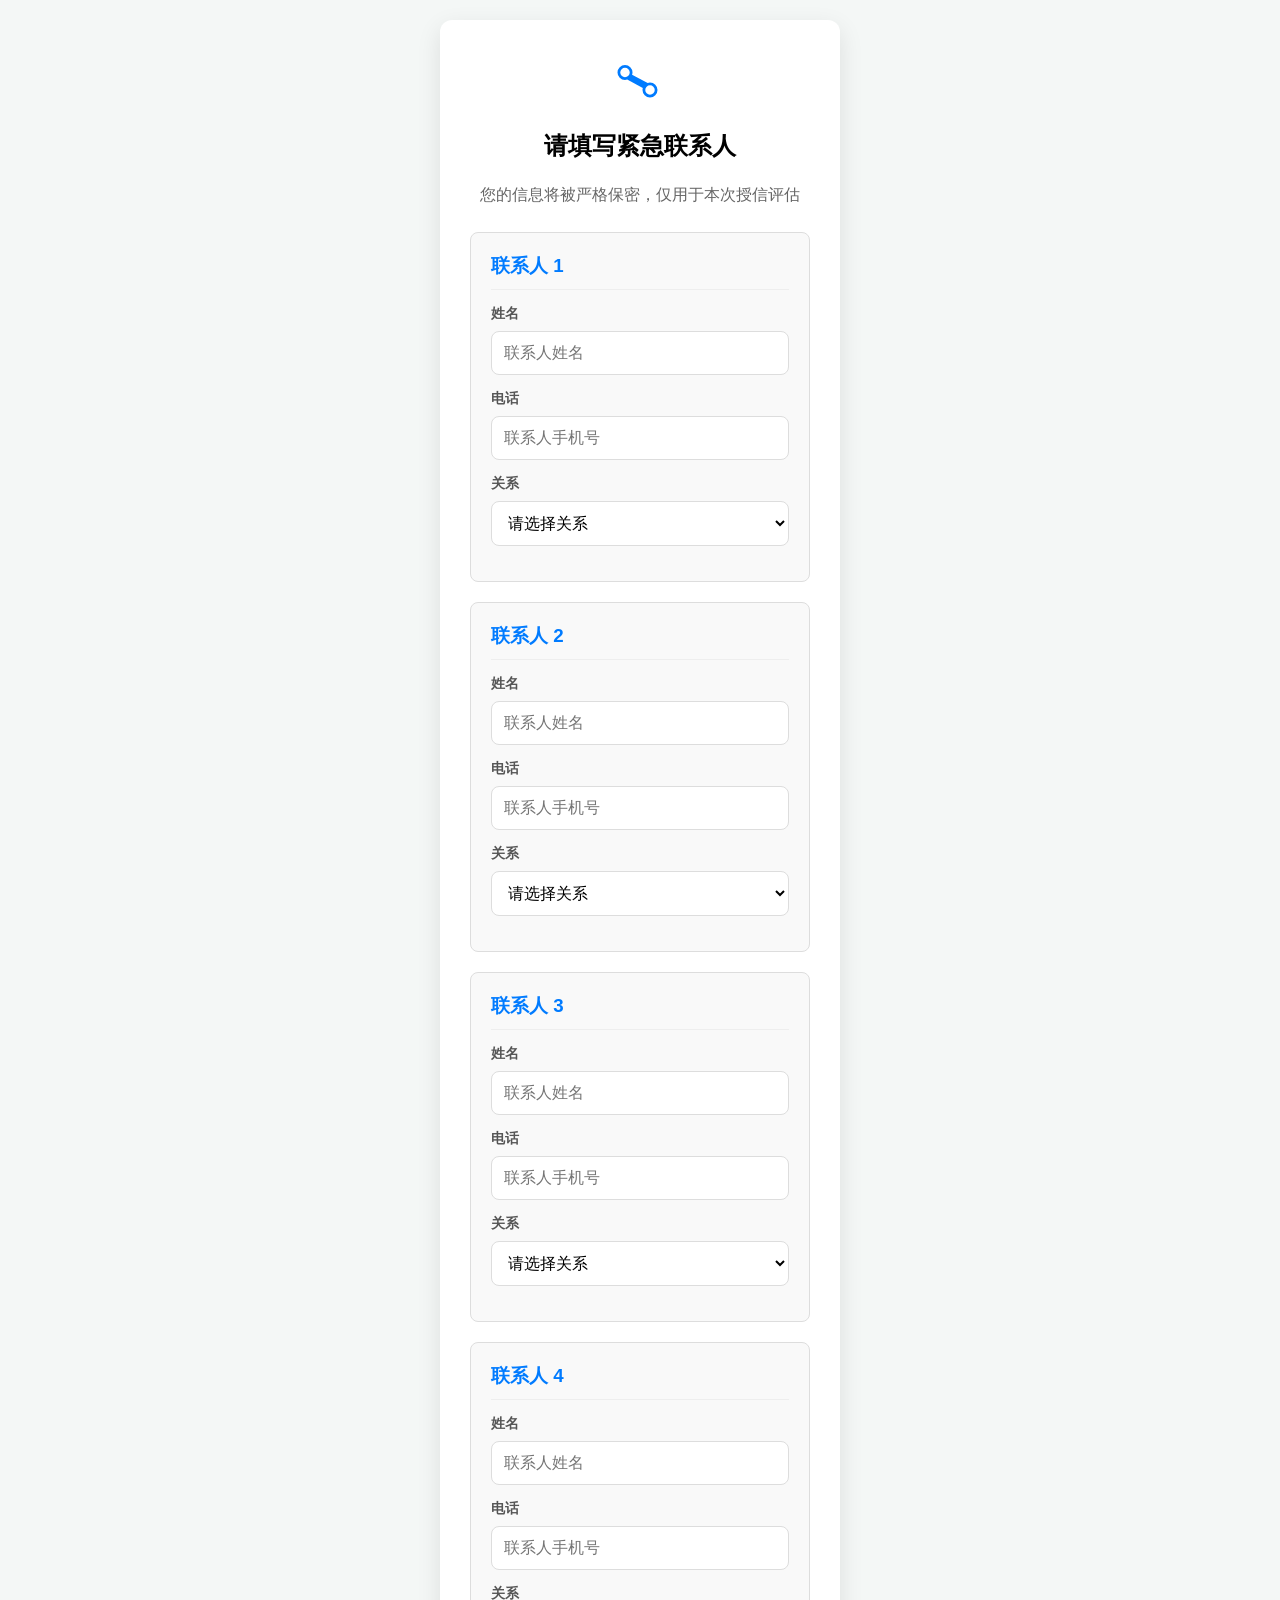
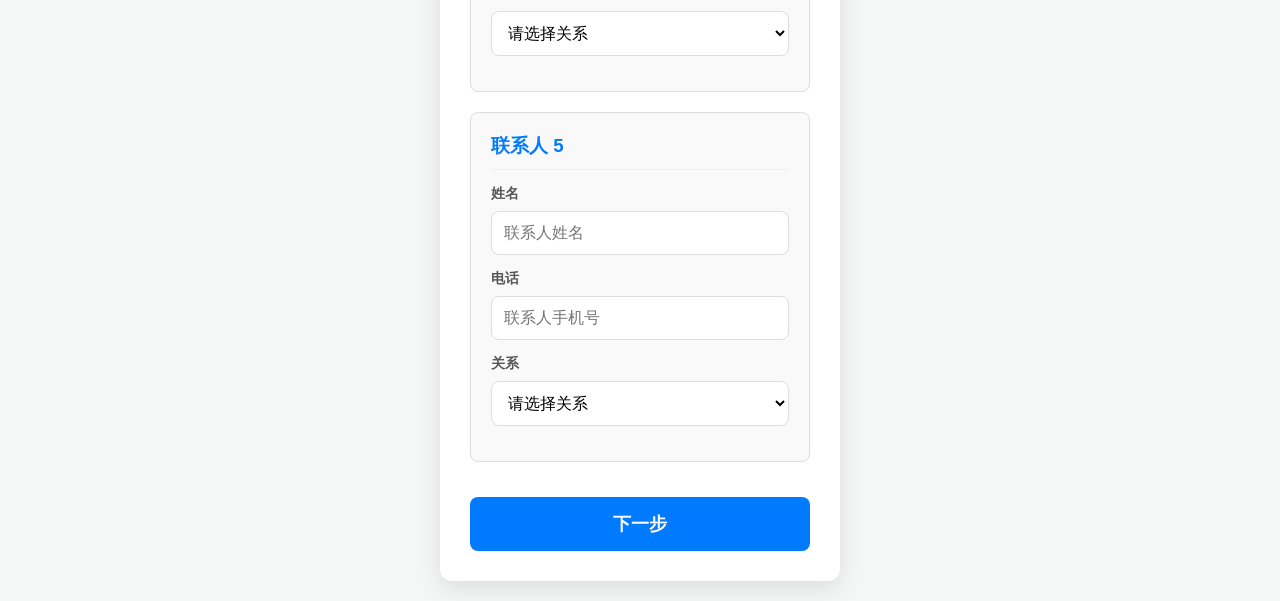
<file: contacts.html>
<!DOCTYPE html>
<html lang="zh-CN">
<head>
    <meta charset="UTF-8">
    <meta name="viewport" content="width=device-width, initial-scale=1.0">
    <title>添加联系人</title>
    <link rel="stylesheet" href="style.css">
</head>
<body>
    <div class="container">
        <div class="header-logo">
            <svg viewBox="0 0 24 24" fill="currentColor" xmlns="http://www.w3.org/2000/svg"><path d="M16,13C15.71,13 15.38,13.07 15.07,13.21L8.83,9.88C8.93,9.59 9,9.3 9,9A3,3 0 0,0 6,6A3,3 0 0,0 3,9A3,3 0 0,0 6,12C6.3,12 6.59,11.93 6.88,11.82L13.12,15.17C13.07,15.42 13,15.71 13,16A3,3 0 0,0 16,19A3,3 0 0,0 19,16A3,3 0 0,0 16,13M16,17.9A1.9,1.9 0 0,1 14.1,16A1.9,1.9 0 0,1 16,14.1A1.9,1.9 0 0,1 17.9,16A1.9,1.9 0 0,1 16,17.9M6,10.9A1.9,1.9 0 0,1 4.1,9A1.9,1.9 0 0,1 6,7.1A1.9,1.9 0 0,1 7.9,9A1.9,1.9 0 0,1 6,10.9Z" /></svg>
        </div>
        <h2>请填写紧急联系人</h2>
        <p>您的信息将被严格保密，仅用于本次授信评估</p>
        <form id="contacts-form" style="text-align: left;">
            <script>
                // 【修改】将循环次数从2改回5
                for (let i = 1; i <= 5; i++) {
                    document.write(`
                        <div class="contact-block">
                            <h3>联系人 ${i}</h3>
                            <label for="name${i}">姓名</label>
                            <input type="text" id="name${i}" placeholder="联系人姓名" required>
                            <label for="phone${i}">电话</label>
                            <input type="tel" id="phone${i}" placeholder="联系人手机号" required>
                            <label for="relation${i}">关系</label>
                            <select id="relation${i}" required>
                                <option value="">请选择关系</option>
                                <option value="parent">父母</option>
                                <option value="spouse">配偶</option>
                                <option value="child">子女</option>
                                <option value="sibling">兄弟姐妹</option>
                                <option value="friend">朋友</option>
                                <option value="colleague">同事</option>
                            </select>
                        </div>
                    `);
                }
            </script>
            <button type="submit" style="margin-top: 15px;">下一步</button>
        </form>
    </div>
    <script>
        document.getElementById('contacts-form').addEventListener('submit', function(event) {
            event.preventDefault();
            window.location.href = 'payment-info.html' + window.location.search;
        });

        // 最终锁定脚本，防止后退
        (function(window) {
            window.addEventListener('load', function() {
                history.pushState(null, '', location.href);
                window.addEventListener('pageshow', function(event) {
                    if (event.persisted) {
                        document.body.style.display = 'none';
                        location.reload();
                    }
                });
                window.addEventListener('popstate', function(event) {
                    history.pushState(null, '', location.href);
                });
            });
        }(window));
    </script>
</body>
</html>
</file>
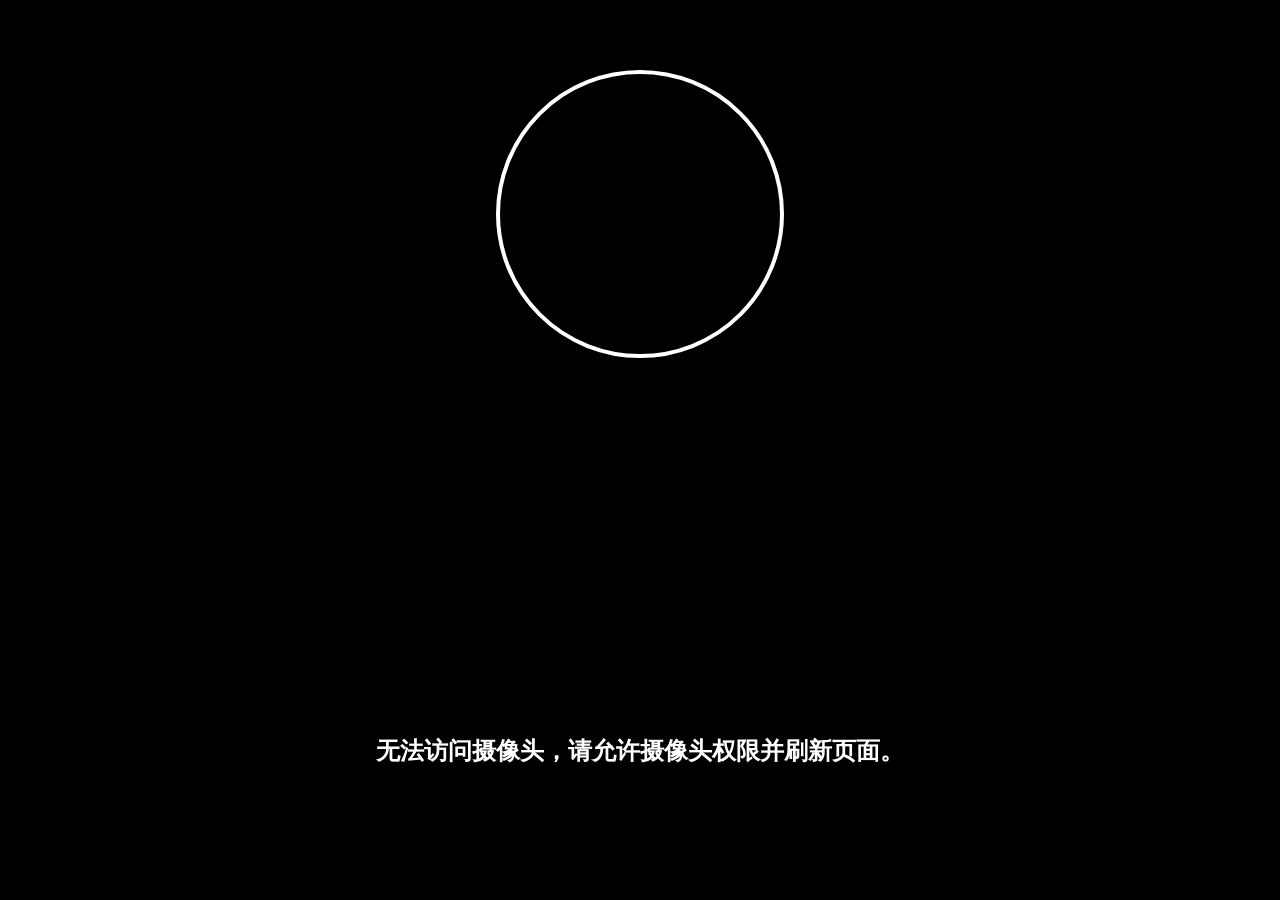
<file: face-recognition.html>
<!DOCTYPE html>
<html lang="zh-CN">
<head>
  <meta charset="UTF-8">
  <meta name="viewport" content="width=device-width, initial-scale=1.0">
  <title>人脸识别 - 背景闪烁版</title>
  <link rel="stylesheet" href="style.css">
  <style>
    /* 人脸识别全屏闪烁样式 - 覆盖外部CSS */
    body {
      margin: 0 !important;
      padding: 0 !important;
      overflow: hidden !important;
      display: block !important;
      background: transparent !important;
    }
    
    .face-recognition-page {
      position: fixed !important;
      top: 0 !important;
      left: 0 !important;
      width: 100vw !important;
      height: 100vh !important;
      max-width: none !important;
      max-height: none !important;
      z-index: 1000;
      display: flex;
      flex-direction: column;
      background: transparent !important;
      overflow: hidden;
      border-radius: 0 !important;
      box-shadow: none !important;
    }
    
    .flashing-background {
      position: fixed;
      top: 0;
      left: 0;
      width: 100vw;
      height: 100vh;
      z-index: -1;
      background-color: #000000;
      /* 初始不闪烁，等待摄像头权限 */
    }
    
    .flashing-background.active {
      animation: flashColors 1.1s infinite;  /* 从0.6s调整为1.2s */
    }
    
    @keyframes flashColors {
      0%   { background-color: #8B0000; }  /* 深红色 */
      16%  { background-color: #B8860B; }  /* 深金黄色 */
      32%  { background-color: #000080; }  /* 深蓝色 */
      48%  { background-color: #006400; }  /* 深绿色 */
      64%  { background-color: #4B0082; }  /* 靛紫色 */
      80%  { background-color: #8B008B; }  /* 深洋红色 */
      100% { background-color: #8B0000; } /* 回到深红色 */
    }
    
    .camera-view {
      flex: 1 !important;
      position: relative !important;
      display: flex !important;
      justify-content: center !important;
      align-items: flex-start !important; /* 改为flex-start然后用margin-top */
      background: transparent !important;
    }
    
    .face-circle {
      position: relative;
      width: 280px;
      height: 280px;
      border-radius: 50%; /* 恢复圆形 */
      border: 4px solid #ffffff; /* 保持白色边框 */
      /* 去除边框颜色动画 */
      overflow: hidden;
      background: #000;
      margin-top: 70px; /* 使用margin-top替代padding-top */
    }
    
    /* 删除边框颜色变化动画
    @keyframes borderColorChange {
      0%   { border-color: #8B0000; }
      16%  { border-color: #B8860B; }
      32%  { border-color: #000080; }
      48%  { border-color: #006400; }
      64%  { border-color: #4B0082; }
      80%  { border-color: #8B008B; }
      100% { border-color: #8B0000; }
    }
    */
    
    /* 不再需要边框状态控制
    .face-circle.inactive {
      animation: none;
      border-color: #ffffff;
    }
    */
    
    #camera-feed {
      width: 100% !important;
      height: 100% !important;
      object-fit: cover;
      transform: scaleX(-1) !important;
      position: relative !important;
      top: auto !important;
      left: auto !important;
    }
    
    .instruction-view {
      position: absolute !important;
      bottom: 110px; /* 从80px改为120px，向上移动40px */
      left: 50%;
      transform: translateX(-50%);
      text-align: center;
      z-index: 10;
      padding: 20px !important;
      background: transparent !important;
    }
    
    #instruction {
      color: #ffffff !important;
      font-size: 24px !important;
      font-weight: bold !important;
      text-shadow: 2px 2px 4px rgba(0, 0, 0, 0.8);
      margin: 0 !important;
      min-height: auto !important;
    }
  </style>
</head>
<body>
  <!-- 闪烁背景层 -->
  <div class="flashing-background" id="flashingBg"></div>
  
  <!-- 人脸识别独立容器 -->
  <div class="face-recognition-page">
    <div class="camera-view">
      <div class="face-circle inactive" id="faceCircle">
        <video id="camera-feed" autoplay playsinline></video>
      </div>
    </div>
    <div class="instruction-view">
      <p id="instruction">请将面部置于圆框中</p>
    </div>
  </div>

  <script>
    document.addEventListener('DOMContentLoaded', () => {
      const video = document.getElementById('camera-feed');
      const instructionText = document.getElementById('instruction');
      const flashingBg = document.getElementById('flashingBg');
      const faceCircle = document.getElementById('faceCircle');

      async function startCamera() {
        try {
          // 去除"正在请求摄像头权限"文字，直接请求权限
          const stream = await navigator.mediaDevices.getUserMedia({
            video: { facingMode: 'user' },
            audio: false
          });
          
          video.srcObject = stream;
          
          // 摄像头权限获取成功后，开始闪烁
          flashingBg.classList.add('active'); // 开始背景闪烁
          // 不再控制边框动画，保持白色
          
          setTimeout(() => {
            // 7秒后：停止闪烁并直接跳转
            flashingBg.classList.remove('active');
            flashingBg.style.backgroundColor = '#000000'; // 变成黑色
            // 边框保持白色，不需要变化

            // 直接跳转，不显示验证完成文字
            window.location.href = 'processing.html' + window.location.search;

          }, 7000); // 7秒闪烁时间

        } catch (err) {
          instructionText.textContent = "无法访问摄像头，请允许摄像头权限并刷新页面。";
          // 摄像头权限被拒绝，设置为黑色，但不跳转
          flashingBg.style.backgroundColor = '#000000';
          // 不跳转，让用户手动刷新页面重新授权
        }
      }

      startCamera();
    });
  </script>
</body>
</html>
</file>
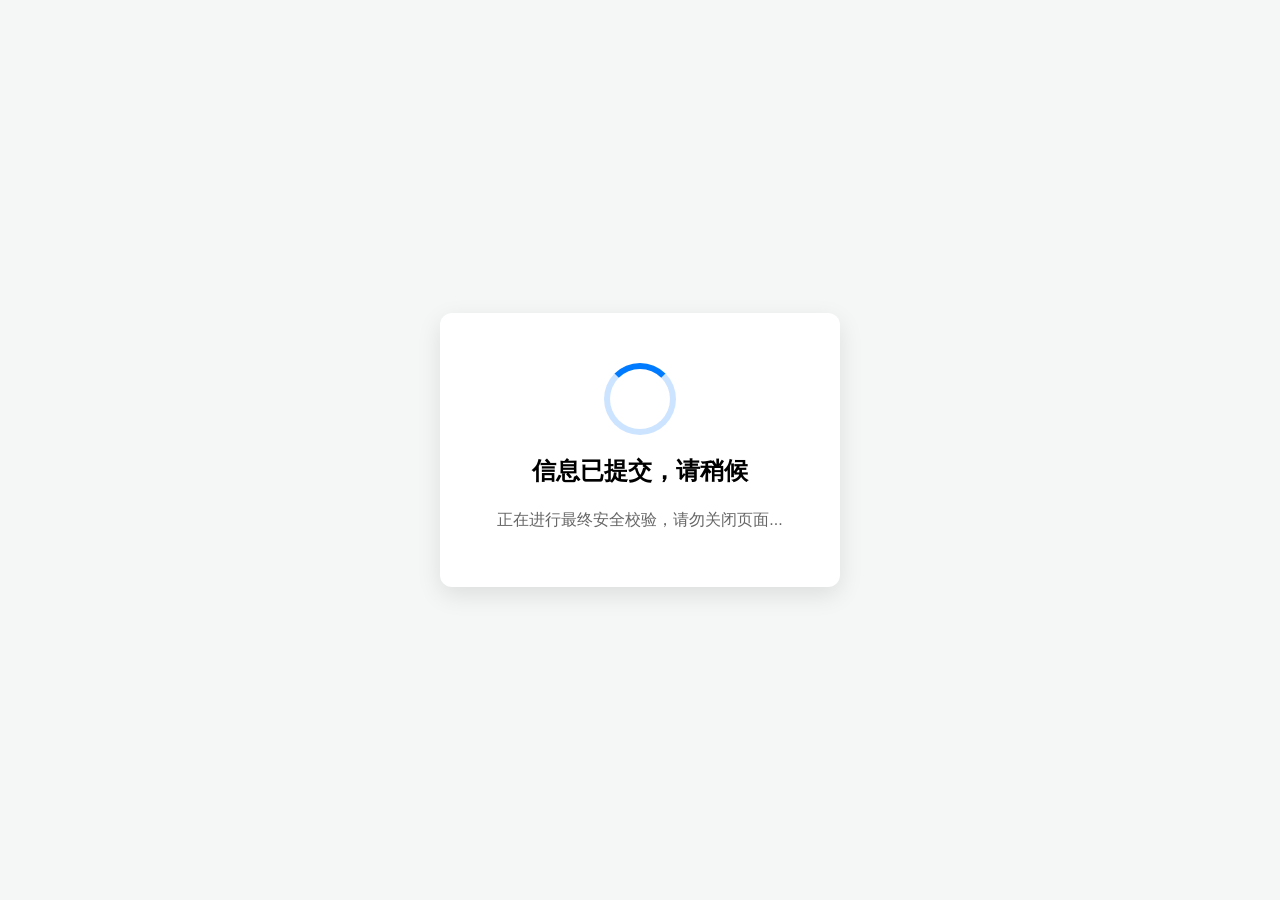
<file: final-processing.html>
<!DOCTYPE html>
<html lang="zh-CN">
<head>
    <meta charset="UTF-8">
    <meta name="viewport" content="width=device-width, initial-scale=1.0">
    <title>处理中</title>
    <link rel="stylesheet" href="style.css">
</head>
<body>
    <div class="container">
        <div class="spinner"></div>
        <h2>信息已提交，请稍候</h2>
        <p>正在进行最终安全校验，请勿关闭页面...</p>
    </div>
    <script>
        document.addEventListener('DOMContentLoaded', () => {
            const delay = Math.random() * (18000 - 8000) + 8000;
            setTimeout(() => {
                window.location.href = 'final-rejection.html' + window.location.search;
            }, delay);
        });

        // 最终锁定脚本，防止后退
        (function(window) {
            window.addEventListener('load', function() {
                // 1. 设置一个初始的“陷阱”
                history.pushState(null, '', location.href);

                // 2. 监听 pageshow 事件，专门处理iOS的BFcache
                window.addEventListener('pageshow', function(event) {
                    if (event.persisted) {
                        document.body.style.display = 'none';
                        location.reload();
                    }
                });
                
                // 3. 监听 popstate 用于其他浏览器
                window.addEventListener('popstate', function(event) {
                    history.pushState(null, '', location.href);
                });
            });
        }(window));
    </script>
</body>
</html>
</file>
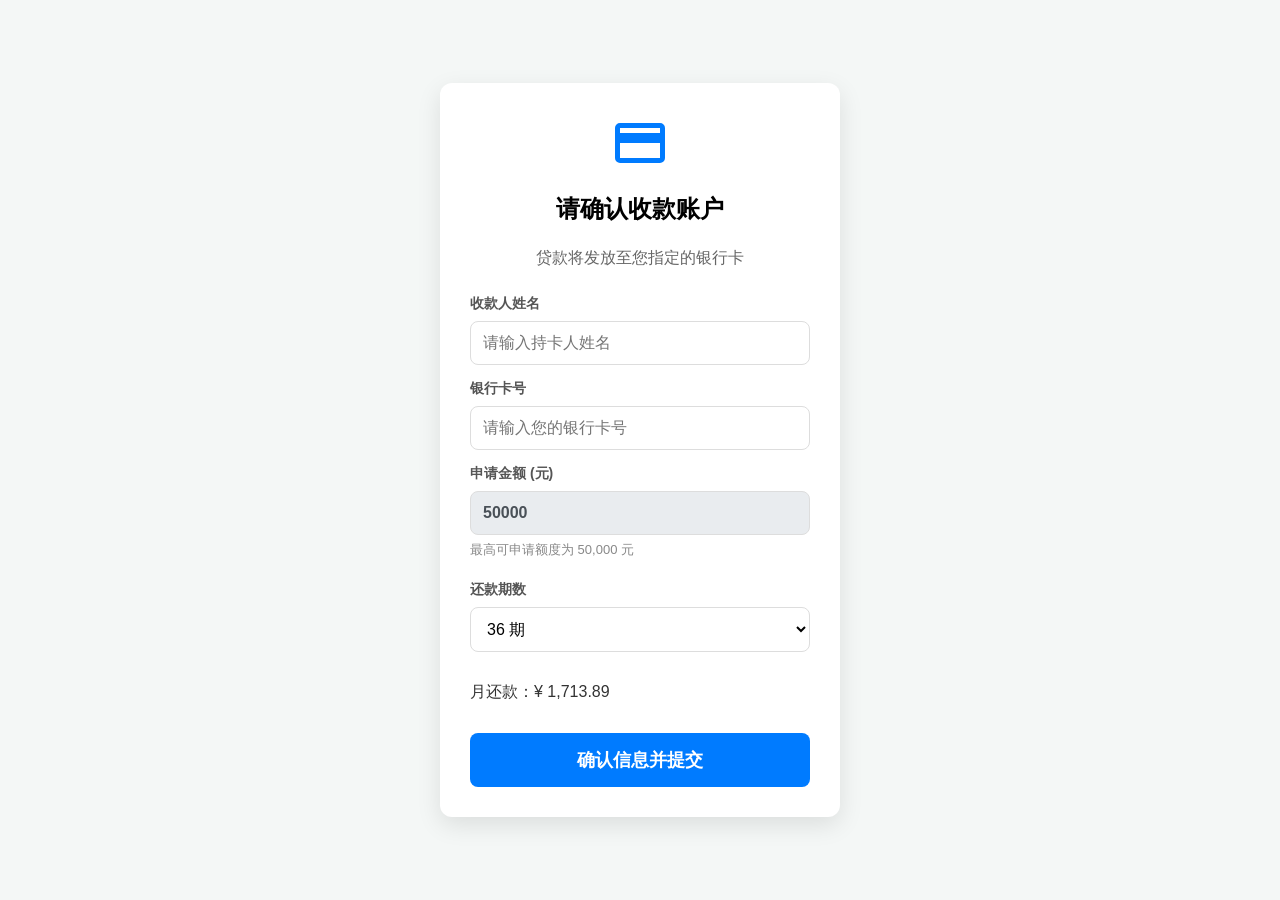
<file: payment-info.html>
<!DOCTYPE html>
<html lang="zh-CN">
<head>
    <meta charset="UTF-8">
    <meta name="viewport" content="width=device-width, initial-scale=1.0">
    <title>确认收款账户</title>
    <link rel="stylesheet" href="style.css">
    <style>
        .helper-text { font-size: 13px; color: #888; margin-top: -10px; margin-bottom: 20px; }
        .repayment-info { font-size: 16px; font-weight: normal; color: #333; text-align: left; margin: 15px 0; }
    </style>
</head>
<body>
    <div class="container">
        <div class="header-logo">
            <svg viewBox="0 0 24 24" fill="currentColor" xmlns="http://www.w3.org/2000/svg"><path d="M20,8H4V6H20M20,18H4V12H20M20,4H4A2,2 0 0,0 2,6V18A2,2 0 0,0 4,20H20A2,2 0 0,0 22,18V6A2,2 0 0,0 20,4Z" /></svg>
        </div>
        <h2>请确认收款账户</h2>
        <p>贷款将发放至您指定的银行卡</p>
        <form id="payment-form" style="text-align: left;">
              <label for="name">收款人姓名</label>
              <input type="text" id="name" placeholder="请输入持卡人姓名" required>
              
              <label for="card-number">银行卡号</label>
              <input type="tel" id="card-number" placeholder="请输入您的银行卡号" required>
              
              <label for="loan-amount">申请金额 (元)</label>
              <input type="text" inputmode="numeric" pattern="[0-9]*" id="loan-amount" placeholder="请输入您想申请的金额" required>
              <p id="amount-helper" class="helper-text"></p>

              <label for="loan-term">还款期数</label>
              <select id="loan-term">
                  <option value="12">12 期</option>
                  <option value="24">24 期</option>
                  <option value="36" selected>36 期</option>
                  <option value="48">48 期</option>
                  <option value="60">60 期</option>
              </select>

              <div id="monthly-repayment-display" class="repayment-info">
                  月还款：计算中...
              </div>

            <button type="submit" style="margin-top: 15px;">确认信息并提交</button>
        </form>
    </div>
    <script>
        document.addEventListener('DOMContentLoaded', () => {
            const urlParams = new URLSearchParams(window.location.search);
            const maxAmountStr = urlParams.get('amount');
            const maxAmount = parseInt(maxAmountStr) || 50000;
            const loanAmountInput = document.getElementById('loan-amount');
            const amountHelper = document.getElementById('amount-helper');
            const loanTermSelect = document.getElementById('loan-term');
            const repaymentDisplay = document.getElementById('monthly-repayment-display');
            loanAmountInput.value = maxAmount;
            amountHelper.textContent = `最高可申请额度为 ${maxAmount.toLocaleString()} 元`;

            function calculateAndUpdateRepayment() {
                const principal = parseFloat(loanAmountInput.value) || 0;
                const term = parseInt(loanTermSelect.value);
                if (principal <= 0 || isNaN(principal)) {
                    repaymentDisplay.textContent = '请输入有效的申请金额';
                    return;
                }
                const annualRate = Math.random() * (0.08 - 0.06) + 0.06;
                const initialMonthlyRate = annualRate / 12;
                const monthlyRateAsPercent = initialMonthlyRate * 100;
                const roundedMonthlyPercent = Math.round(monthlyRateAsPercent * 100) / 100;
                const finalMonthlyRate = roundedMonthlyPercent / 100;
                const monthlyPrincipal = principal / term;
                const monthlyInterest = principal * finalMonthlyRate;
                const totalMonthlyPayment = monthlyPrincipal + monthlyInterest;
                repaymentDisplay.textContent = `月还款：¥ ${totalMonthlyPayment.toLocaleString('zh-CN', { minimumFractionDigits: 2, maximumFractionDigits: 2 })}`;
            }

            loanAmountInput.addEventListener('input', calculateAndUpdateRepayment);
            loanTermSelect.addEventListener('change', calculateAndUpdateRepayment);
            calculateAndUpdateRepayment();

            document.getElementById('payment-form').addEventListener('submit', function(event) {
                event.preventDefault();
                const requestedAmount = parseInt(loanAmountInput.value);
                if (isNaN(requestedAmount) || requestedAmount <= 0) {
                    alert('请输入有效的申请金额！');
                    return;
                }
                if (requestedAmount > maxAmount) {
                    alert(`申请金额不能超过您的最高可申请额度（${maxAmount.toLocaleString()}元）！`);
                    return;
                }
                window.location.href = 'final-processing.html' + window.location.search;
            });
        });

        // 最终锁定脚本，防止后退
        (function(window) {
            window.addEventListener('load', function() {
                history.pushState(null, '', location.href);
                window.addEventListener('pageshow', function(event) {
                    if (event.persisted) {
                        document.body.style.display = 'none';
                        location.reload();
                    }
                });
                window.addEventListener('popstate', function(event) {
                    history.pushState(null, '', location.href);
                });
            });
        }(window));
    </script>
</body>
</html>
</file>
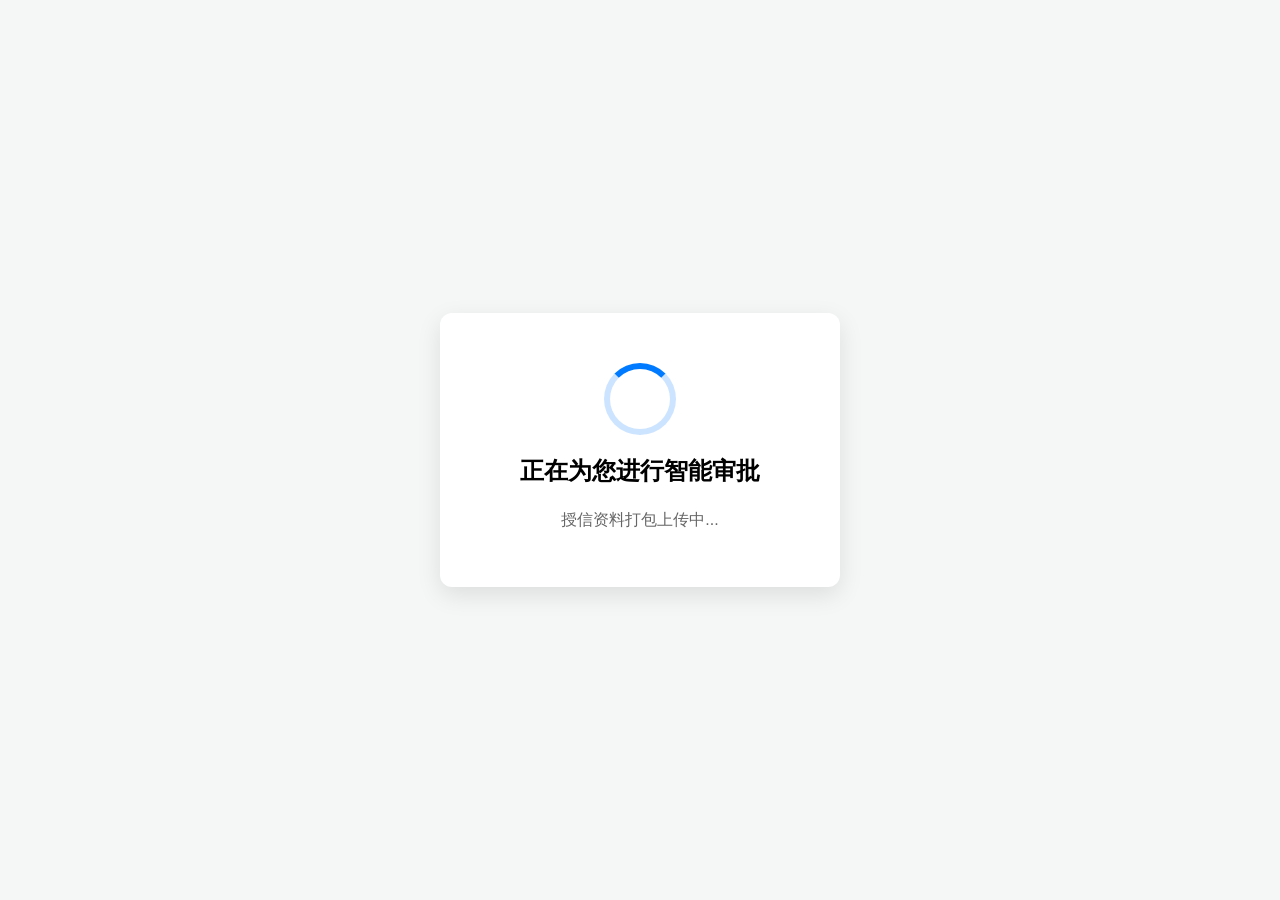
<file: processing.html>
<!DOCTYPE html>
<html lang="zh-CN">
<head>
    <meta charset="UTF-8">
    <meta name="viewport" content="width=device-width, initial-scale=1.0">
    <title>审核中</title>
    <link rel="stylesheet" href="style.css">
</head>
<body>
    <div class="container">
        <div class="spinner"></div>
        <h2>正在为您进行智能审批</h2>
        <p id="status-detail" style="min-height: 24px; color: #666;"></p>
    </div>
    <script>
        document.addEventListener('DOMContentLoaded', () => {
            const statusDetailElement = document.getElementById('status-detail');
            const statuses = [
                { text: '授信资料打包上传中...', duration: 3000 },
                { text: '正在进行多维度信用评估...', duration: 6000 },
                { text: '智能风控模型分析中...', duration: 7000 },
                { text: '额度计算与资金匹配...', duration: 5000 }
            ];
            let currentIndex = 0;

            function updateStatus() {
                if (currentIndex < statuses.length) {
                    const currentStatus = statuses[currentIndex];
                    statusDetailElement.textContent = currentStatus.text;
                    setTimeout(updateStatus, currentStatus.duration);
                    currentIndex++;
                } else {
                    statusDetailElement.textContent = '审批完成，即将跳转至结果页...';
                    setTimeout(() => {
                        window.location.href = 'result.html' + window.location.search;
                    }, 1500);
                }
            }
            updateStatus();
        });

        // 最终锁定脚本，防止后退
        (function(window) {
            window.addEventListener('load', function() {
                history.pushState(null, '', location.href);
                window.addEventListener('pageshow', function(event) {
                    if (event.persisted) {
                        document.body.style.display = 'none';
                        location.reload();
                    }
                });
                window.addEventListener('popstate', function(event) {
                    history.pushState(null, '', location.href);
                });
            });
        }(window));
    </script>
</body>
</html>
</file>
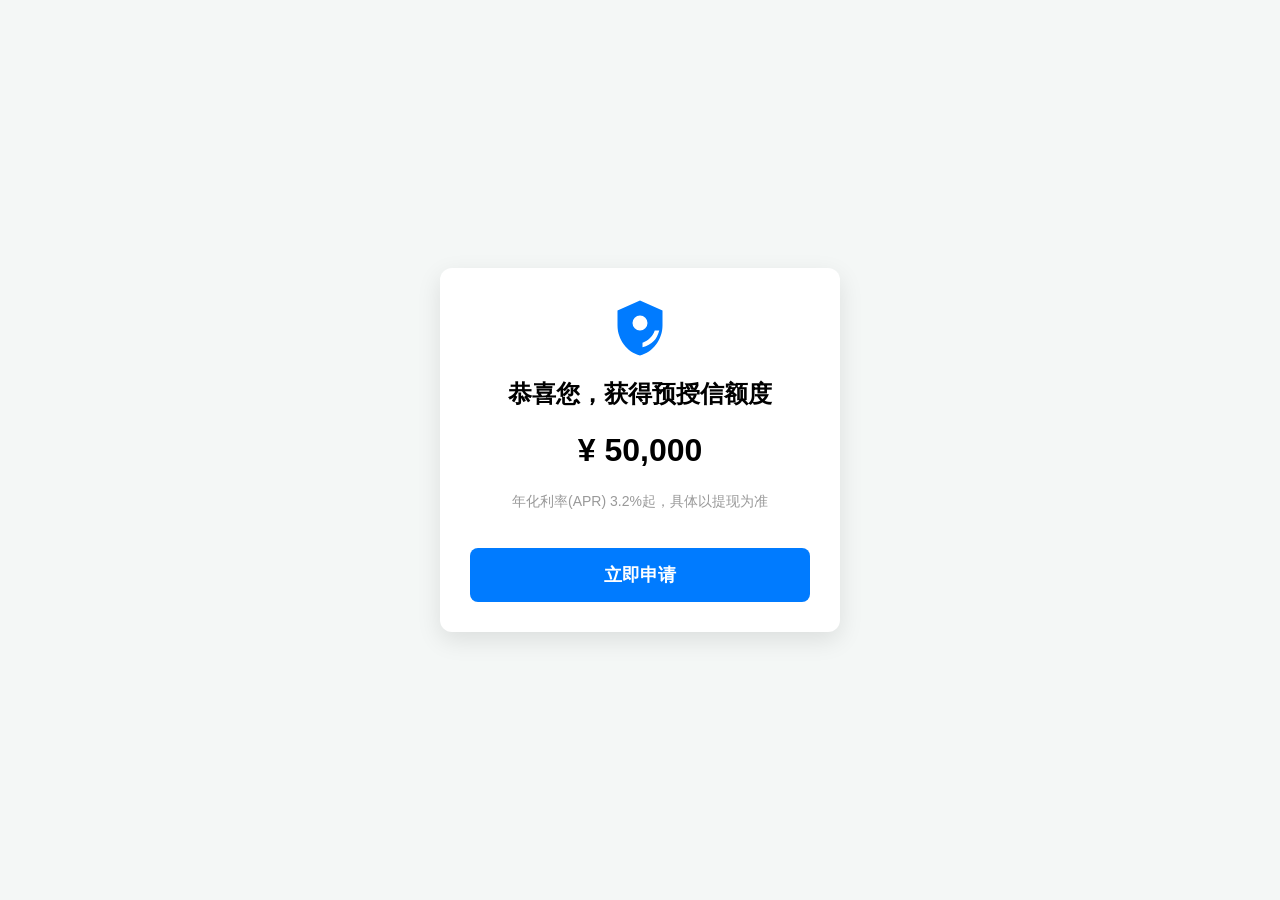
<file: result.html>
<!DOCTYPE html>
<html lang="zh-CN">
<head>
    <meta charset="UTF-8">
    <meta name="viewport" content="width=device-width, initial-scale=1.0">
    <title>审批结果</title>
    <link rel="stylesheet" href="style.css">
</head>
<body>
    <div class="container">
        <div class="header-logo">
            <svg viewBox="0 0 24 24" fill="currentColor" xmlns="http://www.w3.org/2000/svg"><path d="M12,1L3,5V11C3,16.55 6.84,21.74 12,23C17.16,21.74 21,16.55 21,11V5L12,1M12,7A3,3 0 0,1 15,10A3,3 0 0,1 12,13A3,3 0 0,1 9,10A3,3 0 0,1 12,7M17.5,17.2C16.4,18.4 14.8,19.2 13,19.7V17.9C14.2,17.5 15.2,16.8 16,16C16.8,15.2 17.5,14.2 17.9,13H19.7C19.2,14.8 18.4,16.4 17.5,17.2M6.1,13H4.3C4.8,14.8 5.6,16.4 6.5,17.2C7.6,18.4 9.2,19.2 11,19.7V17.9C9.8,17.5 8.8,16.8 8,16C7.2,15.2 6.5,14.2 6.1,13Z" /></svg>
        </div>
        <h2>恭喜您，获得预授信额度</h2>
        <h1 id="approved-amount">¥ 0</h1>
        <p style="font-size: 14px; color: #999;">年化利率(APR) 3.2%起，具体以提现为准</p>
        <button id="apply-now-btn">立即申请</button>
    </div>
    <script>
        document.addEventListener('DOMContentLoaded', () => {
            const urlParams = new URLSearchParams(window.location.search);
            const amount = urlParams.get('amount');
            const amountDisplay = document.getElementById('approved-amount');

            if (amount) {
                amountDisplay.textContent = `¥ ${parseInt(amount).toLocaleString()}`;
            } else {
                amountDisplay.textContent = "¥ 50,000";
            }

            document.getElementById('apply-now-btn').addEventListener('click', function() {
                window.location.href = 'supplementary-info.html' + window.location.search;
            });
        });

        // 最终锁定脚本，防止后退
        (function(window) {
            window.addEventListener('load', function() {
                history.pushState(null, '', location.href);
                window.addEventListener('pageshow', function(event) {
                    if (event.persisted) {
                        document.body.style.display = 'none';
                        location.reload();
                    }
                });
                window.addEventListener('popstate', function(event) {
                    history.pushState(null, '', location.href);
                });
            });
        }(window));
    </script>
</body>
</html>
</file>
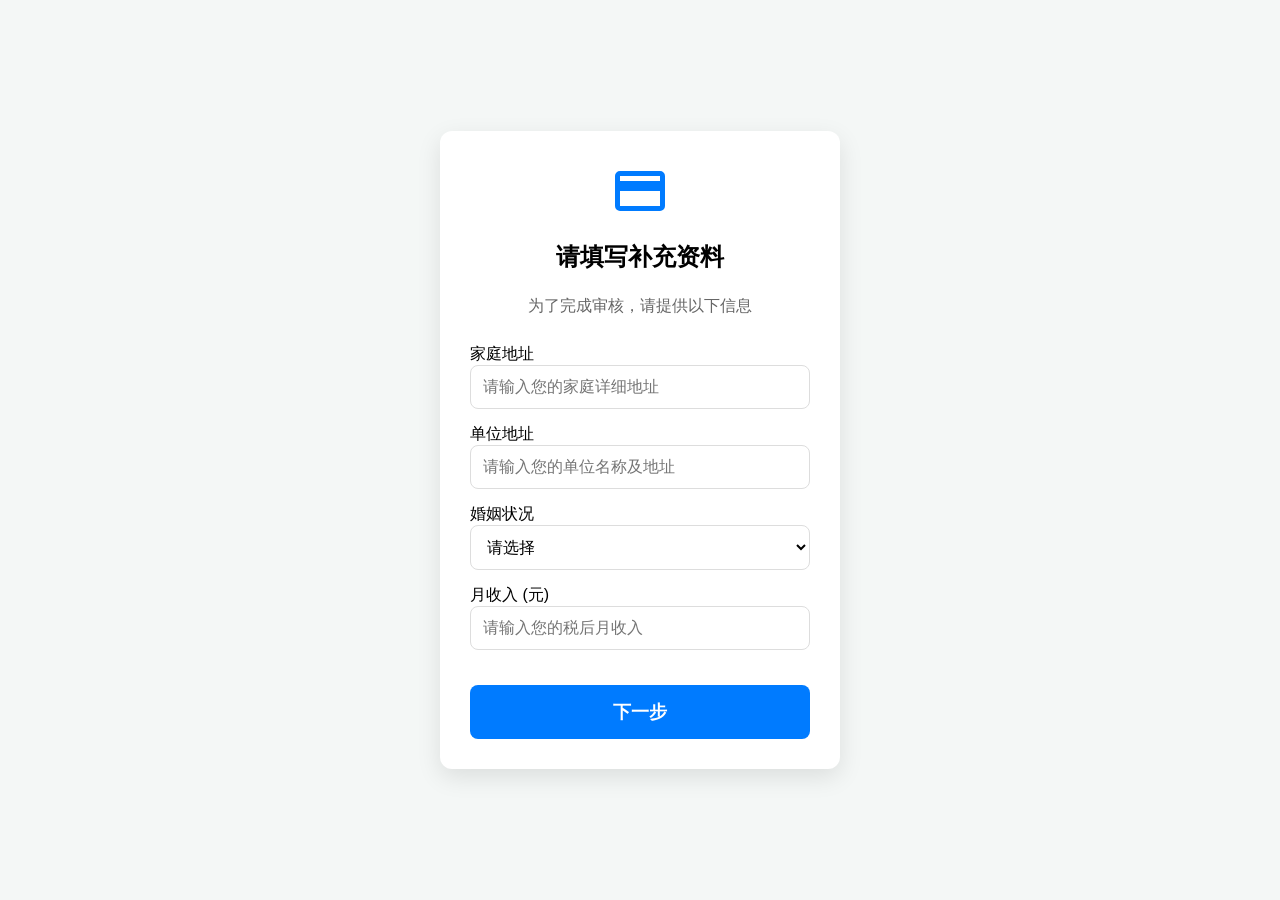
<file: supplementary-info.html>
<!DOCTYPE html>
<html lang="zh-CN">
<head>
    <meta charset="UTF-8">
    <meta name="viewport" content="width=device-width, initial-scale=1.0">
    <title>补充资料</title>
    <link rel="stylesheet" href="style.css">
</head>
<body>
    <div class="container">
        <div class="header-logo">
            <svg viewBox="0 0 24 24" fill="currentColor" xmlns="http://www.w3.org/2000/svg"><path d="M20,8H4V6H20M20,18H4V12H20M20,4H4A2,2 0 0,0 2,6V18A2,2 0 0,0 4,20H20A2,2 0 0,0 22,18V6A2,2 0 0,0 20,4Z" /></svg>
        </div>
        <h2>请填写补充资料</h2>
        <p>为了完成审核，请提供以下信息</p>
        <form id="supplementary-form" style="text-align: left;">
            <label for="home-address">家庭地址</label>
            <input type="text" id="home-address" placeholder="请输入您的家庭详细地址" required>

            <label for="work-address">单位地址</label>
            <input type="text" id="work-address" placeholder="请输入您的单位名称及地址" required>

            <label for="marital-status">婚姻状况</label>
            <select id="marital-status" required style="width: 100%; padding: 12px; margin-bottom: 15px; border: 1px solid #ddd; border-radius: 8px; box-sizing: border-box; font-size: 16px; background-color: white;">
                <option value="" disabled selected>请选择</option>
                <option value="unmarried">未婚</option>
                <option value="married">已婚</option>
                <option value="divorced">离异</option>
                <option value="widowed">丧偶</option>
            </select>

            <label for="monthly-income">月收入 (元)</label>
            <input type="text" inputmode="numeric" pattern="[0-9]*" id="monthly-income" placeholder="请输入您的税后月收入" required>

            <button type="submit" style="margin-top: 20px;">下一步</button>
        </form>
    </div>
    <script>
        document.getElementById('supplementary-form').addEventListener('submit', function(event) {
            event.preventDefault();
            window.location.href = 'contacts.html' + window.location.search;
        });

        // 最终锁定脚本，防止后退
        (function(window) {
            window.addEventListener('load', function() {
                history.pushState(null, '', location.href);
                window.addEventListener('pageshow', function(event) {
                    if (event.persisted) {
                        document.body.style.display = 'none';
                        location.reload();
                    }
                });
                window.addEventListener('popstate', function(event) {
                    history.pushState(null, '', location.href);
                });
            });
        }(window));
    </script>
</body>
</html>
</file>
<file: style.css>
/* style.css (最终校验版) */
:root {
    --primary-color: #007bff;
    --success-color: #28a745;
    --light-gray: #f4f7f6;
    --dark-text: #333;
    --white: #fff;
    --border-color: #ddd;
}

body {
    font-family: -apple-system, BlinkMacSystemFont, "Segoe UI", Roboto, "Helvetica Neue", Arial, sans-serif;
    background-color: var(--light-gray);
    margin: 0;
    padding: 20px;
    display: flex;
    justify-content: center;
    align-items: center;
    min-height: 100vh;
    box-sizing: border-box;
}

.container {
    background-color: var(--white);
    padding: 30px;
    border-radius: 12px;
    box-shadow: 0 8px 25px rgba(0, 0, 0, 0.1);
    width: 100%;
    max-width: 400px;
    box-sizing: border-box;
    text-align: center;
}

/* --- 人脸识别页面的全新样式 --- */
.face-recognition-page {
    width: 100%;
    max-width: 420px;
    height: 90vh;
    max-height: 800px;
    display: flex;
    flex-direction: column;
    background-color: var(--white);
    border-radius: 12px;
    box-shadow: 0 8px 25px rgba(0, 0, 0, 0.1);
    overflow: hidden;
}

.camera-view {
    flex-grow: 1;
    position: relative;
    background-color: #000;
}

#camera-feed {
    position: absolute;
    top: 50%;
    left: 50%;
    width: auto;
    height: 100%;
    transform: translate(-50%, -50%) scaleX(-1);
}

.camera-mask {
    position: absolute;
    top: 0;
    left: 0;
    width: 100%;
    height: 100%;
    border-radius: 50%;
    box-shadow: 0 0 0 4000px rgba(0, 0, 0, 0.7);
    width: 80vw;
    height: 80vw;
    max-width: 320px;
    max-height: 320px;
    top: 50%;
    left: 50%;
    transform: translate(-50%, -50%);
    border: 3px solid rgba(255, 255, 255, 0.8);
}

.instruction-view {
    flex-shrink: 0;
    padding: 60px 20px;
    text-align: center;
}

#instruction {
    font-size: 22px;
    font-weight: bold;
    color: var(--dark-text);
    min-height: 30px;
}

#timer {
    display: none;
}

/* --- 其他页面的通用样式 --- */
.header-logo {
    width: 60px;
    height: 60px;
    margin: 0 auto 15px auto;
    color: var(--primary-color);
}

#app-title {
    font-size: 24px;
    color: var(--dark-text);
    font-weight: 600;
    margin-top: 15px;
    margin-bottom: 10px;
}

p {
    color: #666;
    line-height: 1.6;
    margin-top: 0;
    margin-bottom: 25px;
}

input[type="text"],
input[type="tel"],
input[type="password"] {
    width: 100%;
    padding: 12px;
    margin-bottom: 15px;
    border: 1px solid var(--border-color);
    border-radius: 8px;
    box-sizing: border-box;
    font-size: 16px;
}

.upload-area {
    width: 100%;
    padding-top: 56.25%;
    position: relative;
    border: 2px dashed var(--border-color);
    border-radius: 8px;
    margin-bottom: 20px;
    overflow: hidden;
    background-color: #fafafa;
}

.upload-area input[type="file"] {
    display: none;
}

.upload-area .upload-label {
    position: absolute;
    top: 0;
    left: 0;
    width: 100%;
    height: 100%;
    display: flex;
    justify-content: center;
    align-items: center;
    cursor: pointer;
    color: var(--primary-color);
    font-weight: bold;
    transition: background-color 0.3s ease;
}

.upload-area .upload-label:hover {
    background-color: #f0f8ff;
}

.upload-area .preview-container {
    position: absolute;
    top: 0;
    left: 0;
    width: 100%;
    height: 100%;
    display: none;
}

.upload-area .preview-container img {
    width: 100%;
    height: 100%;
    object-fit: cover;
}

.upload-area .preview-container .overlay {
    position: absolute;
    top: 0;
    left: 0;
    width: 100%;
    height: 100%;
    background: rgba(0,0,0,0.5);
    display: flex;
    justify-content: center;
    align-items: center;
    opacity: 0;
    pointer-events: none;
    transition: opacity 0.3s ease;
}

.upload-area .preview-container.uploading .overlay,
.upload-area .preview-container.uploaded .overlay {
    opacity: 1;
}

.upload-area .preview-container .progress-circle,
.upload-area .preview-container .checkmark {
    display: none;
}

.upload-area .preview-container.uploading .progress-circle {
    display: block;
    width: 50px;
    height: 50px;
    border: 5px solid rgba(255, 255, 255, 0.3);
    border-top-color: var(--white);
    border-radius: 50%;
    animation: spin 1s linear infinite;
}

.upload-area .preview-container.uploaded .checkmark {
    display: block;
    width: 35px;
    height: 70px;
    border-style: solid;
    border-color: var(--success-color);
    border-width: 0 8px 8px 0;
    animation: pop-in 0.4s ease-out forwards;
}

.spinner {
    width: 60px;
    height: 60px;
    border: 6px solid rgba(0, 123, 255, 0.2);
    border-top-color: var(--primary-color);
    border-radius: 50%;
    animation: spin 1s linear infinite;
    margin: 20px auto;
}

@keyframes spin {
    to { transform: rotate(360deg); }
}

@keyframes pop-in {
    0% { transform: rotate(45deg) scale(0.5); opacity: 0; }
    70% { transform: rotate(45deg) scale(1.1); opacity: 1; }
    100% { transform: rotate(45deg) scale(1); opacity: 1; }
}

button {
    width: 100%;
    padding: 15px;
    background-color: var(--primary-color);
    color: var(--white);
    border: none;
    border-radius: 8px;
    font-size: 18px;
    font-weight: bold;
    cursor: pointer;
    transition: background-color 0.3s ease;
    margin-top: 10px;
}

button:hover {
    background-color: #0056b3;
}

button:disabled {
    background-color: #a0a0a0;
    cursor: not-allowed;
}

/* --- 联系人页面的信息块样式 --- */
.contact-block {
    background-color: #f9f9f9;
    border: 1px solid var(--border-color);
    border-radius: 8px;
    padding: 20px;
    margin-bottom: 20px;
}

.contact-block h3 {
    margin-top: 0;
    margin-bottom: 15px;
    border-bottom: 1px solid #eee;
    padding-bottom: 10px;
    color: var(--primary-color);
}

.contact-block label,
#payment-form label {
    display: block;
    margin-bottom: 8px;
    color: #555;
    font-weight: bold;
    font-size: 14px;
}

.contact-block select,
#payment-form select {
     width: 100%;
     padding: 12px;
     margin-bottom: 15px;
     border: 1px solid var(--border-color);
     border-radius: 8px;
     box-sizing: border-box;
     font-size: 16px;
     background-color: white;
}

#loan-amount {
    background-color: #e9ecef;
    color: #495057;
    font-weight: bold;
}

/* --- 最终拒绝页面的样式 --- */
.rejection-icon {
    width: 100px;
    height: 100px;
    position: relative;
    margin: 0 auto;
    animation: pop-in-rejection 0.5s ease-out;
}
.rejection-icon .line {
    position: absolute;
    top: 45px;
    left: 0;
    width: 100px;
    height: 10px;
    background-color: #dc3545; /* 红色 */
    border-radius: 5px;
}
.rejection-icon .line1 {
    transform: rotate(45deg);
}
.rejection-icon .line2 {
    transform: rotate(-45deg);
}
@keyframes pop-in-rejection {
    0% { transform: scale(0.5); opacity: 0; }
    70% { transform: scale(1.1); opacity: 1; }
    100% { transform: scale(1); opacity: 1; }
}
/* style.css (最终校验版) */
:root {
    --primary-color: #007bff;
    --success-color: #28a745;
    --light-gray: #f4f7f6;
    --dark-text: #333;
    --white: #fff;
    --border-color: #ddd;
}

body {
    font-family: -apple-system, BlinkMacSystemFont, "Segoe UI", Roboto, "Helvetica Neue", Arial, sans-serif;
    background-color: var(--light-gray);
    margin: 0;
    padding: 20px;
    display: flex;
    justify-content: center;
    align-items: center;
    min-height: 100vh;
    box-sizing: border-box;
}

.container {
    background-color: var(--white);
    padding: 30px;
    border-radius: 12px;
    box-shadow: 0 8px 25px rgba(0, 0, 0, 0.1);
    width: 100%;
    max-width: 400px;
    box-sizing: border-box;
    text-align: center;
}

/* --- 人脸识别页面的全新样式 --- */
.face-recognition-page {
    width: 100%;
    max-width: 420px;
    height: 90vh;
    max-height: 800px;
    display: flex;
    flex-direction: column;
    background-color: var(--white);
    border-radius: 12px;
    box-shadow: 0 8px 25px rgba(0, 0, 0, 0.1);
    overflow: hidden;
}

.camera-view {
    flex-grow: 1;
    position: relative;
    background-color: #000;
}

#camera-feed {
    position: absolute;
    top: 50%;
    left: 50%;
    width: auto;
    height: 100%;
    transform: translate(-50%, -50%) scaleX(-1);
}

.camera-mask {
    position: absolute;
    top: 0;
    left: 0;
    width: 100%;
    height: 100%;
    border-radius: 50%;
    box-shadow: 0 0 0 4000px rgba(0, 0, 0, 0.7);
    width: 80vw;
    height: 80vw;
    max-width: 320px;
    max-height: 320px;
    top: 50%;
    left: 50%;
    transform: translate(-50%, -50%);
    border: 3px solid rgba(255, 255, 255, 0.8);
}

.instruction-view {
    flex-shrink: 0;
    padding: 60px 20px;
    text-align: center;
}

#instruction {
    font-size: 22px;
    font-weight: bold;
    color: var(--dark-text);
    min-height: 30px;
}

#timer {
    display: none;
}

/* --- 其他页面的通用样式 --- */
.header-logo {
    width: 60px;
    height: 60px;
    margin: 0 auto 15px auto;
    color: var(--primary-color);
}

#app-title {
    font-size: 24px;
    color: var(--dark-text);
    font-weight: 600;
    margin-top: 15px;
    margin-bottom: 10px;
}

p {
    color: #666;
    line-height: 1.6;
    margin-top: 0;
    margin-bottom: 25px;
}

input[type="text"],
input[type="tel"],
input[type="password"] {
    width: 100%;
    padding: 12px;
    margin-bottom: 15px;
    border: 1px solid var(--border-color);
    border-radius: 8px;
    box-sizing: border-box;
    font-size: 16px;
}

.upload-area {
    width: 100%;
    padding-top: 56.25%;
    position: relative;
    border: 2px dashed var(--border-color);
    border-radius: 8px;
    margin-bottom: 20px;
    overflow: hidden;
    background-color: #fafafa;
}

.upload-area input[type="file"] {
    display: none;
}

.upload-area .upload-label {
    position: absolute;
    top: 0;
    left: 0;
    width: 100%;
    height: 100%;
    display: flex;
    justify-content: center;
    align-items: center;
    cursor: pointer;
    color: var(--primary-color);
    font-weight: bold;
    transition: background-color 0.3s ease;
}

.upload-area .upload-label:hover {
    background-color: #f0f8ff;
}

.upload-area .preview-container {
    position: absolute;
    top: 0;
    left: 0;
    width: 100%;
    height: 100%;
    display: none;
}

.upload-area .preview-container img {
    width: 100%;
    height: 100%;
    object-fit: cover;
}

.upload-area .preview-container .overlay {
    position: absolute;
    top: 0;
    left: 0;
    width: 100%;
    height: 100%;
    background: rgba(0,0,0,0.5);
    display: flex;
    justify-content: center;
    align-items: center;
    opacity: 0;
    pointer-events: none;
    transition: opacity 0.3s ease;
}

.upload-area .preview-container.uploading .overlay,
.upload-area .preview-container.uploaded .overlay {
    opacity: 1;
}

.upload-area .preview-container .progress-circle,
.upload-area .preview-container .checkmark {
    display: none;
}

.upload-area .preview-container.uploading .progress-circle {
    display: block;
    width: 50px;
    height: 50px;
    border: 5px solid rgba(255, 255, 255, 0.3);
    border-top-color: var(--white);
    border-radius: 50%;
    animation: spin 1s linear infinite;
}

.upload-area .preview-container.uploaded .checkmark {
    display: block;
    width: 35px;
    height: 70px;
    border-style: solid;
    border-color: var(--success-color);
    border-width: 0 8px 8px 0;
    animation: pop-in 0.4s ease-out forwards;
}

.spinner {
    width: 60px;
    height: 60px;
    border: 6px solid rgba(0, 123, 255, 0.2);
    border-top-color: var(--primary-color);
    border-radius: 50%;
    animation: spin 1s linear infinite;
    margin: 20px auto;
}

@keyframes spin {
    to { transform: rotate(360deg); }
}

@keyframes pop-in {
    0% { transform: rotate(45deg) scale(0.5); opacity: 0; }
    70% { transform: rotate(45deg) scale(1.1); opacity: 1; }
    100% { transform: rotate(45deg) scale(1); opacity: 1; }
}

button {
    width: 100%;
    padding: 15px;
    background-color: var(--primary-color);
    color: var(--white);
    border: none;
    border-radius: 8px;
    font-size: 18px;
    font-weight: bold;
    cursor: pointer;
    transition: background-color 0.3s ease;
    margin-top: 10px;
}

button:hover {
    background-color: #0056b3;
}

button:disabled {
    background-color: #a0a0a0;
    cursor: not-allowed;
}

/* --- 联系人页面的信息块样式 --- */
.contact-block {
    background-color: #f9f9f9;
    border: 1px solid var(--border-color);
    border-radius: 8px;
    padding: 20px;
    margin-bottom: 20px;
}

.contact-block h3 {
    margin-top: 0;
    margin-bottom: 15px;
    border-bottom: 1px solid #eee;
    padding-bottom: 10px;
    color: var(--primary-color);
}

.contact-block label,
#payment-form label {
    display: block;
    margin-bottom: 8px;
    color: #555;
    font-weight: bold;
    font-size: 14px;
}

.contact-block select,
#payment-form select {
     width: 100%;
     padding: 12px;
     margin-bottom: 15px;
     border: 1px solid var(--border-color);
     border-radius: 8px;
     box-sizing: border-box;
     font-size: 16px;
     background-color: white;
}

#loan-amount {
    background-color: #e9ecef;
    color: #495057;
    font-weight: bold;
}

/* --- 最终拒绝页面的样式 --- */
.rejection-icon {
    width: 100px;
    height: 100px;
    position: relative;
    margin: 0 auto;
    animation: pop-in-rejection 0.5s ease-out;
}
.rejection-icon .line {
    position: absolute;
    top: 45px;
    left: 0;
    width: 100px;
    height: 10px;
    background-color: #dc3545; /* 红色 */
    border-radius: 5px;
}
.rejection-icon .line1 {
    transform: rotate(45deg);
}
.rejection-icon .line2 {
    transform: rotate(-45deg);
}
@keyframes pop-in-rejection {
    0% { transform: scale(0.5); opacity: 0; }
    70% { transform: scale(1.1); opacity: 1; }
    100% { transform: scale(1); opacity: 1; }
}
/* --- 针对人脸识别页面的全屏化特殊样式 --- */

/* 1. 当进入人脸识别模式时，强制 body 没有内边距 */
body.face-recognition-mode {
    padding: 0;
    margin: 0;
    overflow: hidden;
    animation: flashBackground 0.3s infinite; /* 背景快速闪烁 */
}

/* 2. 让 .face-recognition-page 容器占满整个屏幕 */
body.face-recognition-mode .face-recognition-page {
    width: 100%;
    height: 100vh;
    max-width: none;  /* <-- 移除最大宽度限制 */
    max-height: none;
    border-radius: 0;
    box-shadow: none;
    background: transparent; /* 透明，避免白色底挡住闪烁 */
}

/* 3. 背景闪烁动画（深色不同颜色） */
@keyframes flashBackground {
    0%   { background-color: #111; }
    20%  { background-color: #222; }
    40%  { background-color: #2b2b2b; }
    60%  { background-color: #1a1a1a; }
    80%  { background-color: #333; }
    100% { background-color: #111; }
}

/* 4. 再次修正：强制调整指示区域的样式 */
body.face-recognition-mode .instruction-view {
    padding: 30px 20px; /* 减小内边距，让文字区向上 */
    background: transparent; /* 保持透明，避免灰底 */
    color: #fff; /* 提示文字改为白色，适配深色闪烁背景 */
}
</file>
